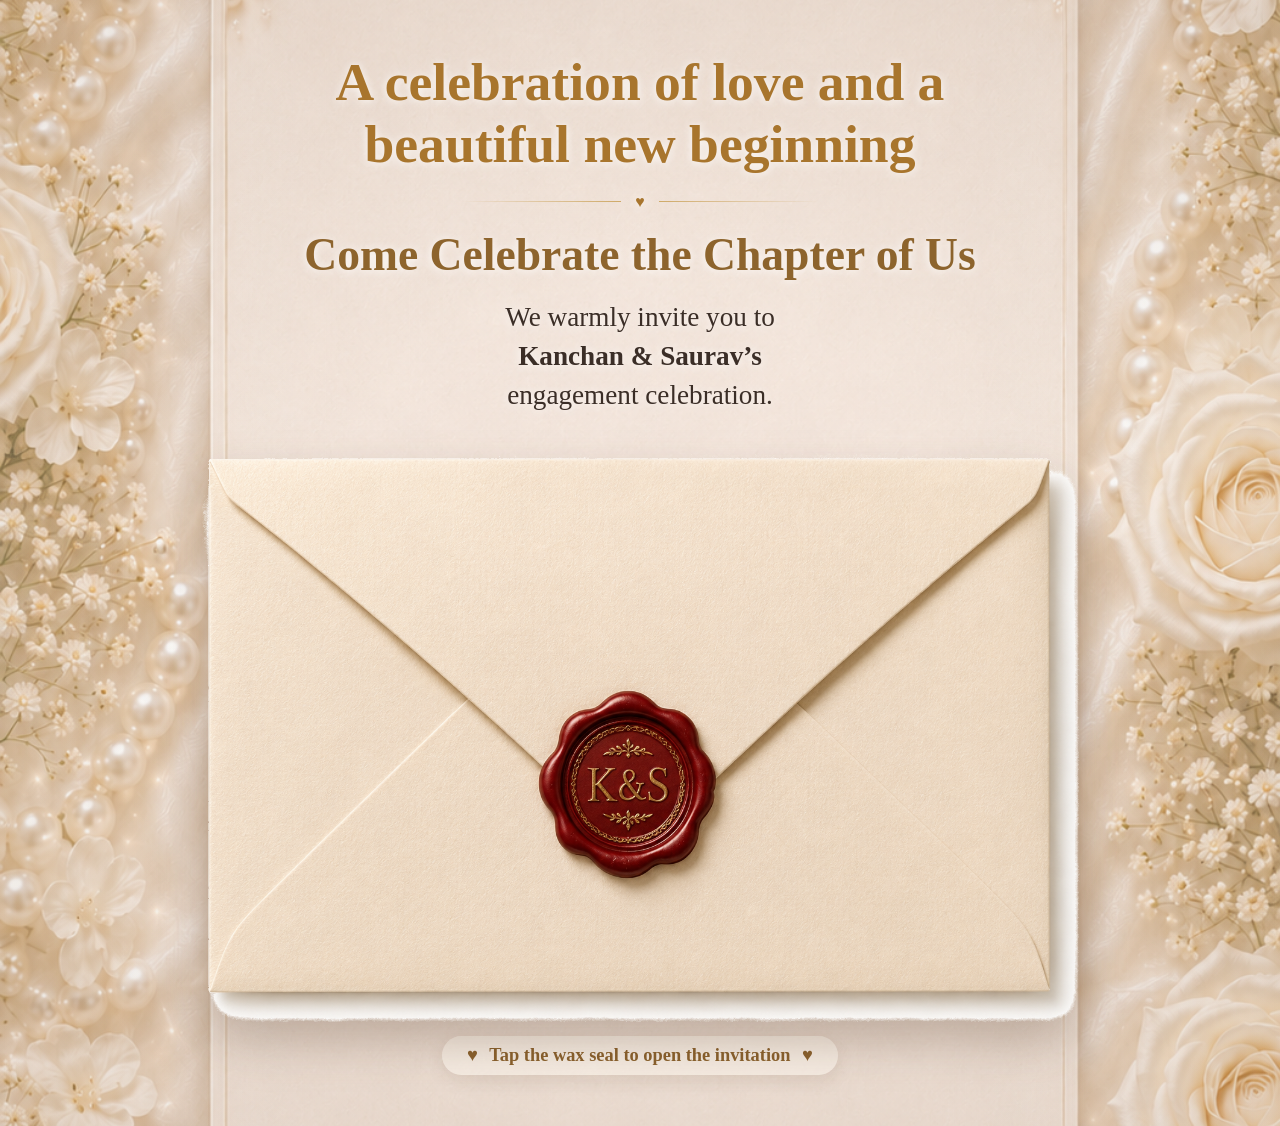
<file: index.html>
<!doctype html>
<html lang="en">
<head>
  <meta charset="utf-8">
  <meta name="viewport" content="width=device-width, initial-scale=1, viewport-fit=cover">
  <meta name="theme-color" content="#f4e4cf">
  <meta name="description" content="Kanchan and Saurav's engagement invitation for November 20, 2026.">
  <title>Kanchan &amp; Saurav | Engagement Invitation</title>
  <link rel="stylesheet" href="styles.css">
</head>
<body>
  <main>
    <section class="opening-screen" id="openingScreen" aria-label="Engagement invitation envelope">
      <div class="opening-shade"></div>
      <div class="opening-content">
        <header class="opening-copy">
          <p class="opening-kicker">A celebration of love and a beautiful new beginning</p>
          <div class="gold-divider"><span>♥</span></div>
          <h1>Come Celebrate the Chapter of Us</h1>
          <p>We warmly invite you to<br><strong>Kanchan &amp; Saurav’s</strong><br>engagement celebration.</p>
        </header>
        <div class="envelope-wrap">
          <img class="envelope-image" src="ivory-envelope-red-ks-seal.png" alt="Ivory envelope sealed with a vintage red K and S wax seal">
          <button class="wax-hotspot" id="waxSeal" type="button" aria-label="Tap the K and S wax seal to open the invitation"></button>
        </div>
        <button class="tap-copy" id="tapCopy" type="button"><span>♥</span> Tap the wax seal to open the invitation <span>♥</span></button>
      </div>
    </section>

    <div class="invitation-pages" id="invitationPages" aria-hidden="true">
      <section class="invitation-page details-page" id="pageOne">
        <article class="arched-card">
          <p class="small-caps">Together with our families, we joyfully invite you to</p>
          <h2>A Celebration of Love</h2>
          <p class="subtitle">and a beautiful new beginning</p>
          <div class="ornament">◆</div>
          <p class="small-caps">Please join us for an</p>
          <h3>Engagement Celebration</h3>
          <p class="couple-names"><em>Kanchan</em> <span>&amp;</span> <em>Saurav</em></p>
          <div class="date-layout">
            <div><strong>Friday</strong><span>November</span></div>
            <div class="date-number"><strong>20</strong><span>2026</span></div>
            <div><strong>From</strong><span>3:00 PM onwards</span></div>
          </div>
          <div class="event-details">
            <h4>Event Details</h4>
            <p>Please arrive on time for the ritual ceremony; you won’t want to miss this special moment.</p>
            <p class="address">20670 Fernbank Ct<br>Potomac Falls, VA 20265</p>
            <p><strong>Dress Code</strong><br>Nepali / Indian Traditional Attire</p>
            <p class="promise">Two Hearts, One Promise</p>
            <p class="guest-note">This invitation is reserved for the named guest only. No plus-ones, please.</p>
          </div>
        </article>
      </section>

      <section class="invitation-page photo-page" id="pageTwo">
        <article class="photo-card">
          <p class="small-caps">The beginning of our forever</p>
          <div class="photo-frame"><img src="engagement-photo.jpeg" alt="Kanchan and Saurav together at their engagement"></div>
          <h2>Kanchan &amp; Saurav</h2>
          <p class="photo-date">November 20th, 2026</p>
          <p class="photo-quote">Two Hearts, One Promise</p>
        </article>
      </section>

      <section class="invitation-page rsvp-gift-page" id="pageThree">
        <div class="pearl-string pearl-top" aria-hidden="true"></div>
        <div class="pearl-string pearl-bottom" aria-hidden="true"></div>
        <article class="rsvp-card">
          <p class="small-caps">Kindly RSVP by October 20th, 2026</p>
          <h2>Celebrate With Us</h2>
          <p>Please let us know whether you will be joining our celebration.</p>
          <form id="rsvpForm" name="engagement-rsvp" method="POST" data-netlify="true" netlify-honeypot="bot-field">
            <input type="hidden" name="form-name" value="engagement-rsvp">
            <p class="hidden"><label>Do not fill this out: <input name="bot-field"></label></p>
            <label for="guestName">Full name</label>
            <input id="guestName" name="name" type="text" autocomplete="name" required placeholder="Your full name">
            <fieldset>
              <legend>Will you attend?</legend>
              <div class="choice-row">
                <label class="choice"><input type="radio" name="attendance" value="Joyfully accepts" required><span>Joyfully accepts</span></label>
                <label class="choice"><input type="radio" name="attendance" value="Regretfully declines" required><span>Regretfully declines</span></label>
              </div>
            </fieldset>
            <label for="message">Message for the couple <span>(optional)</span></label>
            <textarea id="message" name="message" rows="3" placeholder="Share your love and blessings"></textarea>
            <button class="submit-button" type="submit">Celebrate With Us</button>
            <p class="form-status" id="formStatus" role="status" aria-live="polite"></p>
          </form>
          <div class="gift-divider"></div>
          <h3>Your Presence Is Our Greatest Gift</h3>
          <p class="gift-copy">Your presence at our engagement is the most meaningful gift of all. If you would like to celebrate with a gift, we would be grateful for a contribution toward our future together in place of traditional boxed gifts. Above all, we are thankful for your love, blessings, and the joy of sharing this special occasion with you.</p>
          <p class="no-gifts">No boxed gifts and no flowers, please.</p>
          <p class="hashtag">#SauraveeFoundHisKanchii</p>
        </article>
      </section>
    </div>
  </main>
  <script src="script.js"></script>
</body>
</html>
</file>
<file: styles.css>
:root{--gold:#a8752d;--gold-soft:#cfaa68;--ink:#3b2e27;--burgundy:#8c1820;--shadow:0 24px 70px rgba(77,48,24,.23)}*{box-sizing:border-box}html{scroll-behavior:smooth}body{margin:0;overflow-x:hidden;color:var(--ink);background:#f6e8d4;font-family:"Times New Roman",Times,serif}button,input,textarea{font:inherit}button{-webkit-tap-highlight-color:transparent}.hidden{display:none}.opening-screen{position:relative;min-height:100svh;display:grid;place-items:center;overflow:hidden;padding:clamp(24px,4vw,54px) 14px;background:url("pearl-floral-background.png") center/cover no-repeat}.opening-shade{position:absolute;inset:0;background:radial-gradient(ellipse at center,rgba(255,253,247,.05) 0 34%,rgba(87,47,14,.11) 100%),linear-gradient(90deg,rgba(255,248,237,.18),transparent 25% 75%,rgba(255,248,237,.18))}.opening-content{position:relative;z-index:2;width:min(1040px,96vw);min-height:calc(100svh - 44px);display:flex;flex-direction:column;align-items:center;justify-content:center}.opening-copy{width:min(760px,88vw);text-align:center;text-shadow:0 1px 10px rgba(255,255,255,.95)}.opening-kicker{margin:0;color:var(--gold);font-size:clamp(1.7rem,4.2vw,3.35rem);line-height:1.16;font-weight:600}.gold-divider{display:flex;align-items:center;gap:14px;width:min(360px,58vw);margin:17px auto;color:var(--gold)}.gold-divider:before,.gold-divider:after{content:"";flex:1;height:1px;background:linear-gradient(90deg,transparent,var(--gold-soft))}.gold-divider:after{background:linear-gradient(90deg,var(--gold-soft),transparent)}.opening-copy h1{margin:0;color:#8d642d;font-size:clamp(1.55rem,3.7vw,2.85rem);line-height:1.18;font-weight:600}.opening-copy>p:last-child{margin:17px 0 0;font-size:clamp(1.05rem,2.5vw,1.7rem);line-height:1.42}.envelope-wrap{position:relative;width:min(880px,92vw);margin-top:clamp(22px,4vh,40px);transition:transform .9s cubic-bezier(.22,.78,.24,1),opacity .7s ease,filter .7s ease}.envelope-image{display:block;width:100%;height:auto;filter:drop-shadow(0 22px 23px rgba(76,47,24,.28))}.wax-hotspot{position:absolute;left:50%;top:59%;width:clamp(96px,16%,150px);aspect-ratio:1;transform:translate(-50%,-50%);border:0;border-radius:50%;background:transparent;cursor:pointer}.wax-hotspot:after{content:"";position:absolute;inset:15%;border-radius:50%;animation:sealPulse 2.1s ease-out infinite}.tap-copy{margin:13px 0 0;border:0;background:rgba(255,250,241,.55);color:#8a612d;padding:9px 18px;border-radius:999px;font-weight:700;font-size:clamp(.88rem,2.2vw,1.15rem);cursor:pointer;box-shadow:0 6px 18px rgba(74,45,20,.09)}.tap-copy span{margin:0 7px}@keyframes sealPulse{0%{box-shadow:0 0 0 0 rgba(151,20,30,.34)}70%{box-shadow:0 0 0 19px rgba(151,20,30,0)}100%{box-shadow:0 0 0 0 rgba(151,20,30,0)}}.opening-screen.opening .envelope-wrap{transform:translateY(-18px) scale(1.03);opacity:0;filter:blur(4px)}.opening-screen.opening .opening-copy,.opening-screen.opening .tap-copy{opacity:0;transform:translateY(-12px);transition:.6s ease}.invitation-pages{display:none}.invitation-pages.visible{display:block}.invitation-page{position:relative;min-height:100svh;display:grid;place-items:center;overflow:hidden;padding:clamp(32px,6vw,76px) 15px;background:linear-gradient(rgba(255,248,238,.34),rgba(255,248,238,.34)),url("pearl-floral-background.png") center/cover no-repeat}.arched-card,.photo-card,.rsvp-card{position:relative;z-index:2;width:min(760px,94vw);text-align:center;background:rgba(255,251,244,.93);border:1px solid rgba(168,117,45,.46);box-shadow:var(--shadow)}.arched-card{border-radius:46% 46% 18px 18px/9% 9% 18px 18px;padding:clamp(84px,11vw,120px) clamp(24px,7vw,76px) clamp(42px,6vw,72px)}.arched-card:before,.rsvp-card:before{content:"";position:absolute;inset:14px;border:1px solid rgba(168,117,45,.28);border-radius:inherit;pointer-events:none}.small-caps{margin:0;text-transform:uppercase;letter-spacing:.16em;font-size:clamp(.72rem,1.8vw,.98rem);line-height:1.6}.arched-card h2,.photo-card h2,.rsvp-card h2{margin:17px 0 3px;color:var(--gold);font-size:clamp(2.1rem,6.5vw,4.5rem);line-height:1;font-weight:600}.subtitle{margin:5px 0 16px;font-style:italic;font-size:clamp(1.05rem,2.6vw,1.5rem)}.ornament{color:var(--gold);margin:14px 0}.arched-card h3{margin:8px 0 16px;text-transform:uppercase;letter-spacing:.08em;color:var(--gold);font-size:clamp(1.65rem,4.8vw,3.15rem)}.couple-names{margin:15px 0 25px;color:var(--gold);font-size:clamp(2rem,6.4vw,4.3rem);line-height:1.05}.couple-names em{font-family:"Times New Roman",Times,serif;font-style:italic;font-weight:600}.couple-names span{font-size:.55em;margin:0 .18em}.date-layout{display:grid;grid-template-columns:1fr .72fr 1fr;align-items:center;margin:21px 0;padding:15px 0;border-top:1px solid rgba(168,117,45,.55);border-bottom:1px solid rgba(168,117,45,.55)}.date-layout>div{min-height:73px;display:flex;flex-direction:column;justify-content:center;gap:5px}.date-layout>div+div{border-left:1px solid rgba(168,117,45,.45)}.date-layout strong{text-transform:uppercase;letter-spacing:.1em}.date-layout span{line-height:1.28}.date-number strong{color:var(--gold);font-size:clamp(3rem,8vw,5rem);line-height:.8}.event-details h4{margin:23px 0 9px;color:var(--gold);text-transform:uppercase;letter-spacing:.18em;font-size:1.15rem}.event-details p{margin:11px 0;line-height:1.48}.address{text-transform:uppercase;letter-spacing:.08em}.promise{color:var(--gold);font-size:clamp(1.5rem,4vw,2.5rem);font-style:italic;font-weight:600}.guest-note{margin-top:18px!important;padding-top:14px;border-top:1px solid rgba(168,117,45,.34);font-style:italic}.pearl-string{position:absolute;z-index:1;pointer-events:none;filter:drop-shadow(0 5px 5px rgba(102,76,42,.23))}.pearl-string:before{content:"";display:block;width:100%;height:100%;background:radial-gradient(circle at 34% 28%,#fff 0 14%,#f8f2e7 23%,#d7c5a8 47%,#fff8e9 62%,transparent 65%) 0 0/30px 30px repeat}.pearl-top{top:1.5%;left:10%;width:80%;height:32px}.pearl-left{left:2%;top:16%;width:34px;height:68%}.pearl-right{right:2%;top:15%;width:34px;height:69%}.pearl-bottom{bottom:1.5%;left:8%;width:84%;height:32px}.photo-card{padding:clamp(28px,5vw,54px);border-radius:22px}.photo-frame{margin:21px auto 18px;padding:12px;border:1px solid rgba(168,117,45,.52);background:#fffaf1}.photo-frame img{display:block;width:100%;max-height:64svh;object-fit:cover;object-position:center;filter:grayscale(100%)}.photo-card h2{font-style:italic;font-size:clamp(2rem,5.8vw,4rem)}.photo-card>p:last-child{margin-bottom:0;letter-spacing:.08em;text-transform:uppercase}.pearl-cluster{position:absolute;width:190px;height:190px;pointer-events:none;background:radial-gradient(circle at 22% 30%,#fff 0 8%,#e9dcc6 12%,transparent 15%),radial-gradient(circle at 48% 18%,#fff 0 10%,#d9c5a4 14%,transparent 17%),radial-gradient(circle at 70% 36%,#fff 0 13%,#e2cfb1 17%,transparent 20%),radial-gradient(circle at 38% 58%,#fff 0 15%,#d9c4a2 19%,transparent 22%),radial-gradient(circle at 72% 74%,#fff 0 11%,#e4d4bb 15%,transparent 18%);filter:drop-shadow(0 5px 6px rgba(96,69,36,.2))}.cluster-one{top:4%;left:2%;transform:rotate(-16deg)}.cluster-two{right:2%;bottom:3%;transform:rotate(18deg)}.rsvp-card{border-radius:34% 34% 18px 18px/6% 6% 18px 18px;padding:clamp(68px,9vw,94px) clamp(23px,6vw,66px) clamp(38px,6vw,65px)}.rsvp-card>p{line-height:1.45}form{margin-top:23px;text-align:left}form>label,legend{display:block;margin:14px 0 7px;font-weight:700}form label span{font-weight:400}input[type=text],textarea{width:100%;border:1px solid rgba(139,96,43,.36);border-radius:8px;background:#fffdf9;color:var(--ink);padding:13px 14px;outline:none}input[type=text]:focus,textarea:focus{border-color:var(--gold);box-shadow:0 0 0 3px rgba(168,117,45,.12)}fieldset{border:0;padding:0;margin:0}.choice-row{display:grid;grid-template-columns:1fr 1fr;gap:11px}.choice input{position:absolute;opacity:0}.choice span{min-height:57px;display:grid;place-items:center;border:1px solid rgba(139,96,43,.36);border-radius:8px;background:#fffdf9;text-align:center;cursor:pointer}.choice input:checked+span{color:#fff;border-color:var(--gold);background:linear-gradient(135deg,#c89b4e,#916224)}.submit-button{width:100%;margin-top:20px;border:0;border-radius:999px;padding:15px 20px;color:#fff;background:linear-gradient(135deg,#c99c4e,#8e5f24);text-transform:uppercase;letter-spacing:.14em;font-weight:700;cursor:pointer;box-shadow:0 11px 23px rgba(103,68,29,.22)}.submit-button:disabled{opacity:.65}.form-status{min-height:22px;text-align:center}.gift-divider{width:54%;height:1px;margin:26px auto 20px;background:linear-gradient(90deg,transparent,var(--gold),transparent)}.rsvp-card h3{margin:0 0 10px;color:var(--gold);font-size:clamp(1.55rem,4.2vw,2.65rem)}.gift-copy{font-size:.96rem;line-height:1.58!important}.no-gifts{color:var(--burgundy);font-weight:700;text-transform:uppercase;letter-spacing:.07em}.hashtag{color:var(--gold);font-size:clamp(1.15rem,3.4vw,1.85rem);font-style:italic;font-weight:600;overflow-wrap:anywhere}@media(max-width:620px){.opening-screen{padding:20px 7px}.opening-content{min-height:calc(100svh - 30px)}.opening-copy{width:86vw}.opening-kicker{font-size:clamp(1.5rem,7vw,2.05rem)}.opening-copy h1{font-size:clamp(1.32rem,5.8vw,1.75rem)}.opening-copy>p:last-child{font-size:clamp(.93rem,4.2vw,1.14rem);margin-top:12px}.gold-divider{margin:12px auto}.envelope-wrap{width:96vw;margin-top:18px}.wax-hotspot{top:59%;width:22%;min-width:76px}.tap-copy{margin-top:8px;font-size:.82rem;padding:8px 12px}.invitation-page{padding:26px 8px;min-height:auto}.arched-card{padding:76px 20px 37px;border-radius:42% 42% 14px 14px/6% 6% 14px 14px}.date-layout{grid-template-columns:1fr .62fr 1fr}.date-layout>div{font-size:.78rem}.pearl-left,.pearl-right{opacity:.65}.photo-card{padding:22px 15px}.photo-frame img{max-height:67svh}.rsvp-card{padding:64px 18px 34px;border-radius:30% 30% 14px 14px/4% 4% 14px 14px}.choice-row{grid-template-columns:1fr}}@media(prefers-reduced-motion:reduce){*,*:before,*:after{scroll-behavior:auto!important;animation-duration:.01ms!important;transition-duration:.01ms!important}}


/* SECOND PAGE: exact pearl-and-floral arched frame supplied by Kanchan */
.photo-page{
  min-height:100svh;
  padding:clamp(78px,8vw,120px) 16px clamp(44px,6vw,78px);
  background:url("invitation-pearl-frame.png") center top/cover no-repeat;
}
.photo-card{
  width:min(650px,64vw);
  margin-top:clamp(86px,9vw,140px);
  padding:clamp(20px,3vw,34px);
  border:0;
  border-radius:20px;
  background:rgba(255,250,243,.74);
  box-shadow:0 18px 50px rgba(94,61,30,.16);
  backdrop-filter:blur(2px);
}
.photo-card .small-caps{
  color:#89612d;
  margin-bottom:15px;
}
.photo-frame{
  width:min(460px,100%);
  margin:0 auto 18px;
  padding:10px;
  border:1px solid rgba(168,117,45,.58);
  background:rgba(255,252,247,.96);
  box-shadow:0 12px 28px rgba(78,48,22,.17);
}
.photo-frame img{
  width:100%;
  height:auto;
  max-height:50svh;
  object-fit:cover;
  object-position:center;
  filter:grayscale(100%);
}
.photo-card h2{
  margin:14px 0 4px;
  color:#a8752d;
  font-family:"Times New Roman",Times,serif;
  font-style:italic;
  font-weight:600;
  font-size:clamp(2rem,5vw,3.7rem);
}
.photo-date{
  margin:4px 0 8px!important;
  text-transform:uppercase;
  letter-spacing:.12em;
  font-size:clamp(.82rem,1.7vw,1.05rem);
}
.photo-quote{
  margin:10px 0 0!important;
  color:#a8752d;
  font-size:clamp(1.15rem,2.4vw,1.65rem);
  font-style:italic;
  letter-spacing:.02em!important;
  text-transform:none!important;
}
@media(max-width:720px){
  .photo-page{
    min-height:100svh;
    padding:120px 10px 46px;
    background-position:center top;
    background-size:cover;
  }
  .photo-card{
    width:min(74vw,520px);
    margin-top:64px;
    padding:16px 12px 20px;
    background:rgba(255,250,243,.78);
  }
  .photo-frame{padding:7px;margin-bottom:12px}
  .photo-frame img{max-height:45svh}
}
@media(max-width:430px){
  .photo-page{padding-top:104px;background-size:auto 100%;}
  .photo-card{width:72vw;margin-top:54px;padding:13px 10px 17px}
  .photo-card .small-caps{font-size:.64rem;letter-spacing:.1em;margin-bottom:10px}
  .photo-card h2{font-size:1.72rem}
  .photo-date{font-size:.68rem}
  .photo-quote{font-size:1rem}
}

/* FIRST INVITATION PAGE: exact pearl-and-floral arched background supplied by Kanchan */
.details-page {
  min-height: 100svh;
  padding: clamp(150px, 15vw, 235px) 14px clamp(56px, 7vw, 94px);
  background: url("invitation-pearl-frame.png") center top / cover no-repeat;
}
.details-page .arched-card {
  width: min(620px, 61vw);
  margin-top: clamp(70px, 8vw, 128px);
  padding: clamp(18px, 2.8vw, 32px) clamp(20px, 4vw, 46px) clamp(28px, 4vw, 45px);
  border: 0;
  border-radius: 18px;
  background: rgba(255, 250, 244, .44);
  box-shadow: none;
  backdrop-filter: blur(1px);
}
.details-page .arched-card::before { display: none; }
.details-page .small-caps { font-size: clamp(.68rem, 1.45vw, .91rem); }
.details-page .arched-card h2 { font-size: clamp(2rem, 5vw, 3.75rem); margin-top: 10px; }
.details-page .subtitle { margin-bottom: 9px; }
.details-page .ornament { margin: 8px 0; }
.details-page .arched-card h3 { font-size: clamp(1.45rem, 3.8vw, 2.7rem); margin: 5px 0 10px; }
.details-page .couple-names { font-size: clamp(2rem, 5vw, 3.7rem); margin: 8px 0 15px; }
.details-page .date-layout { margin: 12px 0; padding: 10px 0; }
.details-page .date-layout > div { min-height: 58px; }
.details-page .date-number strong { font-size: clamp(2.65rem, 6.5vw, 4.5rem); }
.details-page .event-details h4 { margin: 14px 0 6px; }
.details-page .event-details p { margin: 7px 0; line-height: 1.35; }
.details-page .promise { font-size: clamp(1.3rem, 3.2vw, 2.15rem); }
.details-page .guest-note { margin-top: 10px !important; padding-top: 9px; }

/* SECOND PAGE: engagement photograph with elegant pearl-floral background */
.photo-page {
  min-height: 100svh;
  padding: clamp(42px, 6vw, 78px) 14px;
  background: linear-gradient(rgba(255,248,238,.26),rgba(255,248,238,.26)),
              url("pearl-floral-background.png") center / cover no-repeat;
}
.photo-card {
  width: min(680px, 92vw);
  margin-top: 0;
  padding: clamp(24px, 4vw, 44px);
  border: 1px solid rgba(168,117,45,.46);
  border-radius: 22px;
  background: rgba(255,251,244,.91);
  box-shadow: var(--shadow);
  backdrop-filter: blur(2px);
}
.photo-frame { width: min(490px, 100%); }

@media (max-width: 720px) {
  .details-page {
    min-height: auto;
    padding: 126px 7px 44px;
    background-size: auto 100%;
    background-position: center top;
  }
  .details-page .arched-card {
    width: 68vw;
    margin-top: 62px;
    padding: 14px 12px 22px;
    background: rgba(255,250,244,.50);
  }
  .details-page .small-caps { font-size: .61rem; letter-spacing: .1em; }
  .details-page .arched-card h2 { font-size: 1.72rem; }
  .details-page .subtitle { font-size: .9rem; }
  .details-page .arched-card h3 { font-size: 1.28rem; }
  .details-page .couple-names { font-size: 1.7rem; }
  .details-page .date-layout { grid-template-columns: 1fr .62fr 1fr; }
  .details-page .date-layout > div { min-height: 48px; font-size: .68rem; }
  .details-page .date-number strong { font-size: 2.7rem; }
  .details-page .event-details h4 { font-size: .82rem; }
  .details-page .event-details p { font-size: .76rem; }
  .details-page .promise { font-size: 1.12rem; }
  .photo-page { min-height: auto; padding: 34px 8px; background-size: cover; }
  .photo-card { width: 92vw; margin-top: 0; padding: 18px 13px 22px; }
}

@media (max-width: 430px) {
  .details-page { padding-top: 105px; }
  .details-page .arched-card { width: 70vw; margin-top: 50px; }
}
</file>
